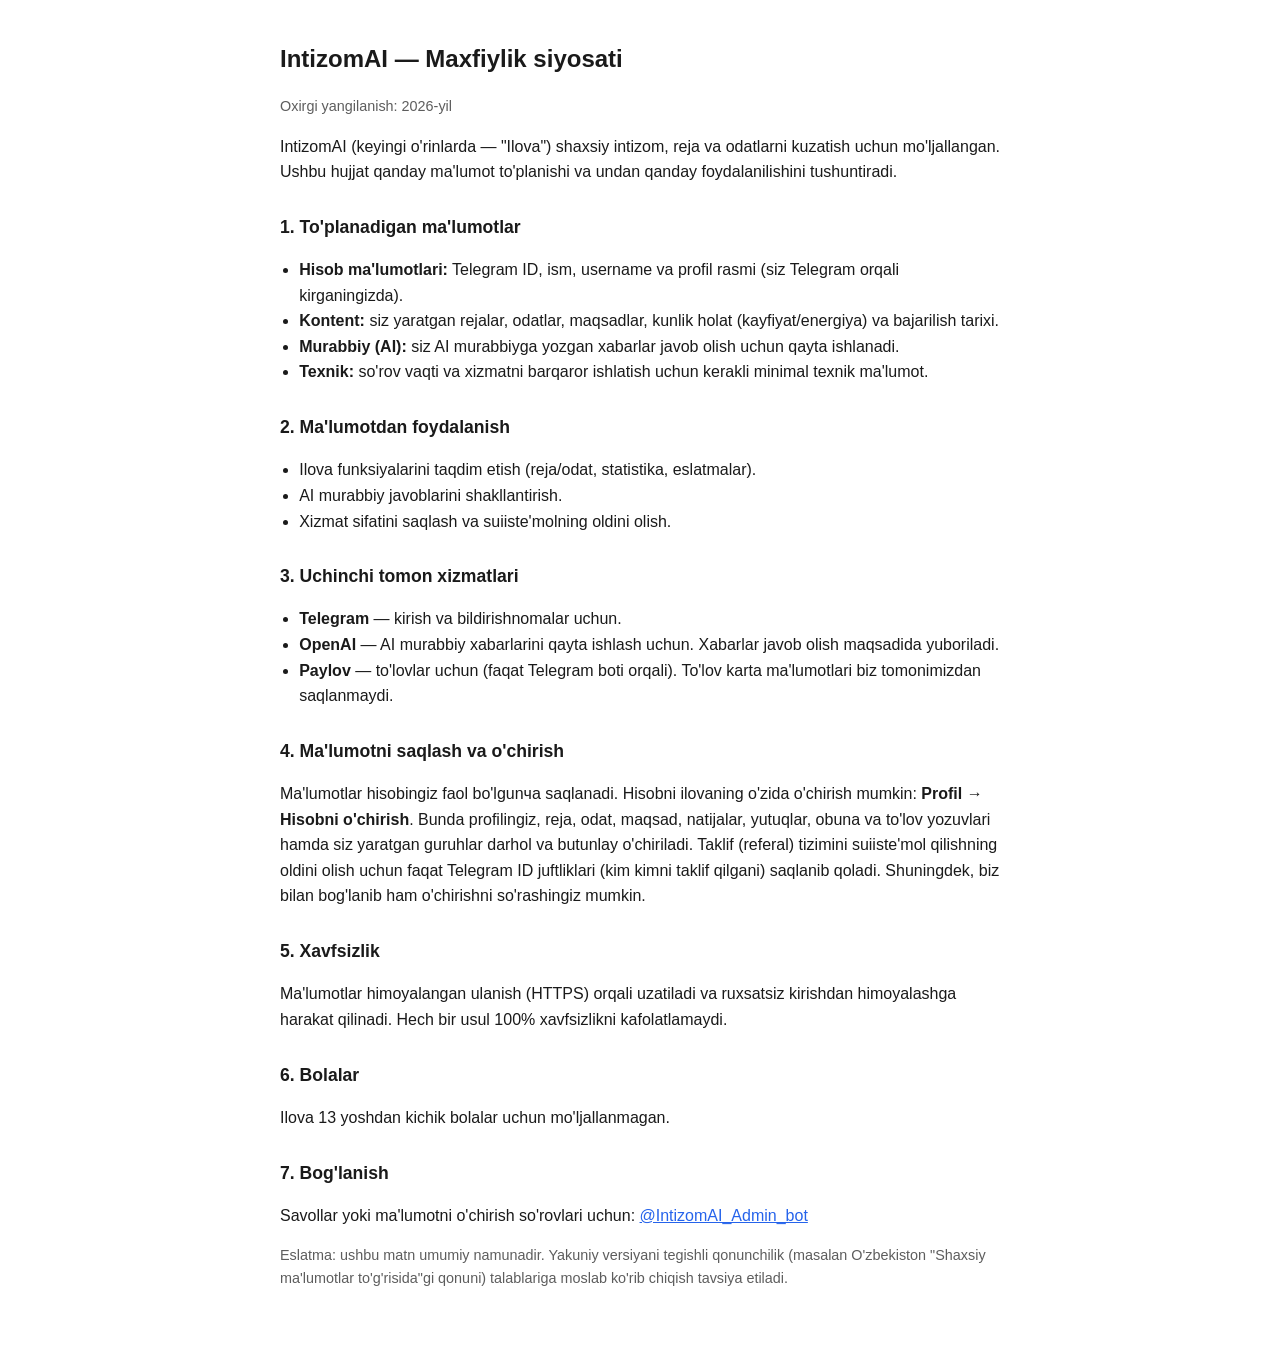
<file: webapp/static/privacy.html>
<!DOCTYPE html>
<html lang="uz">
<head>
  <meta charset="utf-8" />
  <meta name="viewport" content="width=device-width, initial-scale=1" />
  <title>IntizomAI — Maxfiylik siyosati</title>
  <style>
    :root { color-scheme: light dark; }
    body {
      font-family: -apple-system, BlinkMacSystemFont, "Segoe UI", Roboto, sans-serif;
      max-width: 720px; margin: 0 auto; padding: 24px 18px 64px;
      line-height: 1.6; color: #1a1a1a; background: #fff;
    }
    @media (prefers-color-scheme: dark) { body { color: #e6e6e6; background: #0f1115; } a { color: #6aa3ff; } }
    h1 { font-size: 1.5rem; } h2 { font-size: 1.1rem; margin-top: 1.6em; }
    .muted { opacity: .7; font-size: .9rem; }
    ul { padding-left: 1.2em; }
    a { color: #2563eb; }
  </style>
</head>
<body>
  <h1>IntizomAI — Maxfiylik siyosati</h1>
  <p class="muted">Oxirgi yangilanish: 2026-yil</p>

  <p>
    IntizomAI (keyingi o'rinlarda — "Ilova") shaxsiy intizom, reja va odatlarni
    kuzatish uchun mo'ljallangan. Ushbu hujjat qanday ma'lumot to'planishi va
    undan qanday foydalanilishini tushuntiradi.
  </p>

  <h2>1. To'planadigan ma'lumotlar</h2>
  <ul>
    <li><b>Hisob ma'lumotlari:</b> Telegram ID, ism, username va profil rasmi
      (siz Telegram orqali kirganingizda).</li>
    <li><b>Kontent:</b> siz yaratgan rejalar, odatlar, maqsadlar, kunlik holat
      (kayfiyat/energiya) va bajarilish tarixi.</li>
    <li><b>Murabbiy (AI):</b> siz AI murabbiyga yozgan xabarlar javob olish
      uchun qayta ishlanadi.</li>
    <li><b>Texnik:</b> so'rov vaqti va xizmatni barqaror ishlatish uchun kerakli
      minimal texnik ma'lumot.</li>
  </ul>

  <h2>2. Ma'lumotdan foydalanish</h2>
  <ul>
    <li>Ilova funksiyalarini taqdim etish (reja/odat, statistika, eslatmalar).</li>
    <li>AI murabbiy javoblarini shakllantirish.</li>
    <li>Xizmat sifatini saqlash va suiiste'molning oldini olish.</li>
  </ul>

  <h2>3. Uchinchi tomon xizmatlari</h2>
  <ul>
    <li><b>Telegram</b> — kirish va bildirishnomalar uchun.</li>
    <li><b>OpenAI</b> — AI murabbiy xabarlarini qayta ishlash uchun. Xabarlar
      javob olish maqsadida yuboriladi.</li>
    <li><b>Paylov</b> — to'lovlar uchun (faqat Telegram boti orqali). To'lov
      karta ma'lumotlari biz tomonimizdan saqlanmaydi.</li>
  </ul>

  <h2>4. Ma'lumotni saqlash va o'chirish</h2>
  <p>
    Ma'lumotlar hisobingiz faol bo'lgunча saqlanadi. Hisobni ilovaning o'zida
    o'chirish mumkin: <b>Profil → Hisobni o'chirish</b>. Bunda profilingiz,
    reja, odat, maqsad, natijalar, yutuqlar, obuna va to'lov yozuvlari hamda siz
    yaratgan guruhlar darhol va butunlay o'chiriladi. Taklif (referal)
    tizimini suiiste'mol qilishning oldini olish uchun faqat Telegram ID
    juftliklari (kim kimni taklif qilgani) saqlanib qoladi. Shuningdek, biz
    bilan bog'lanib ham o'chirishni so'rashingiz mumkin.
  </p>

  <h2>5. Xavfsizlik</h2>
  <p>
    Ma'lumotlar himoyalangan ulanish (HTTPS) orqali uzatiladi va ruxsatsiz
    kirishdan himoyalashga harakat qilinadi. Hech bir usul 100% xavfsizlikni
    kafolatlamaydi.</p>

  <h2>6. Bolalar</h2>
  <p>Ilova 13 yoshdan kichik bolalar uchun mo'ljallanmagan.</p>

  <h2>7. Bog'lanish</h2>
  <p>
    Savollar yoki ma'lumotni o'chirish so'rovlari uchun:
    <a href="https://t.me/IntizomAI_Admin_bot">@IntizomAI_Admin_bot</a>
  </p>

  <p class="muted">
    Eslatma: ushbu matn umumiy namunadir. Yakuniy versiyani tegishli qonunchilik
    (masalan O'zbekiston "Shaxsiy ma'lumotlar to'g'risida"gi qonuni) talablariga
    moslab ko'rib chiqish tavsiya etiladi.
  </p>
</body>
</html>
</file>
